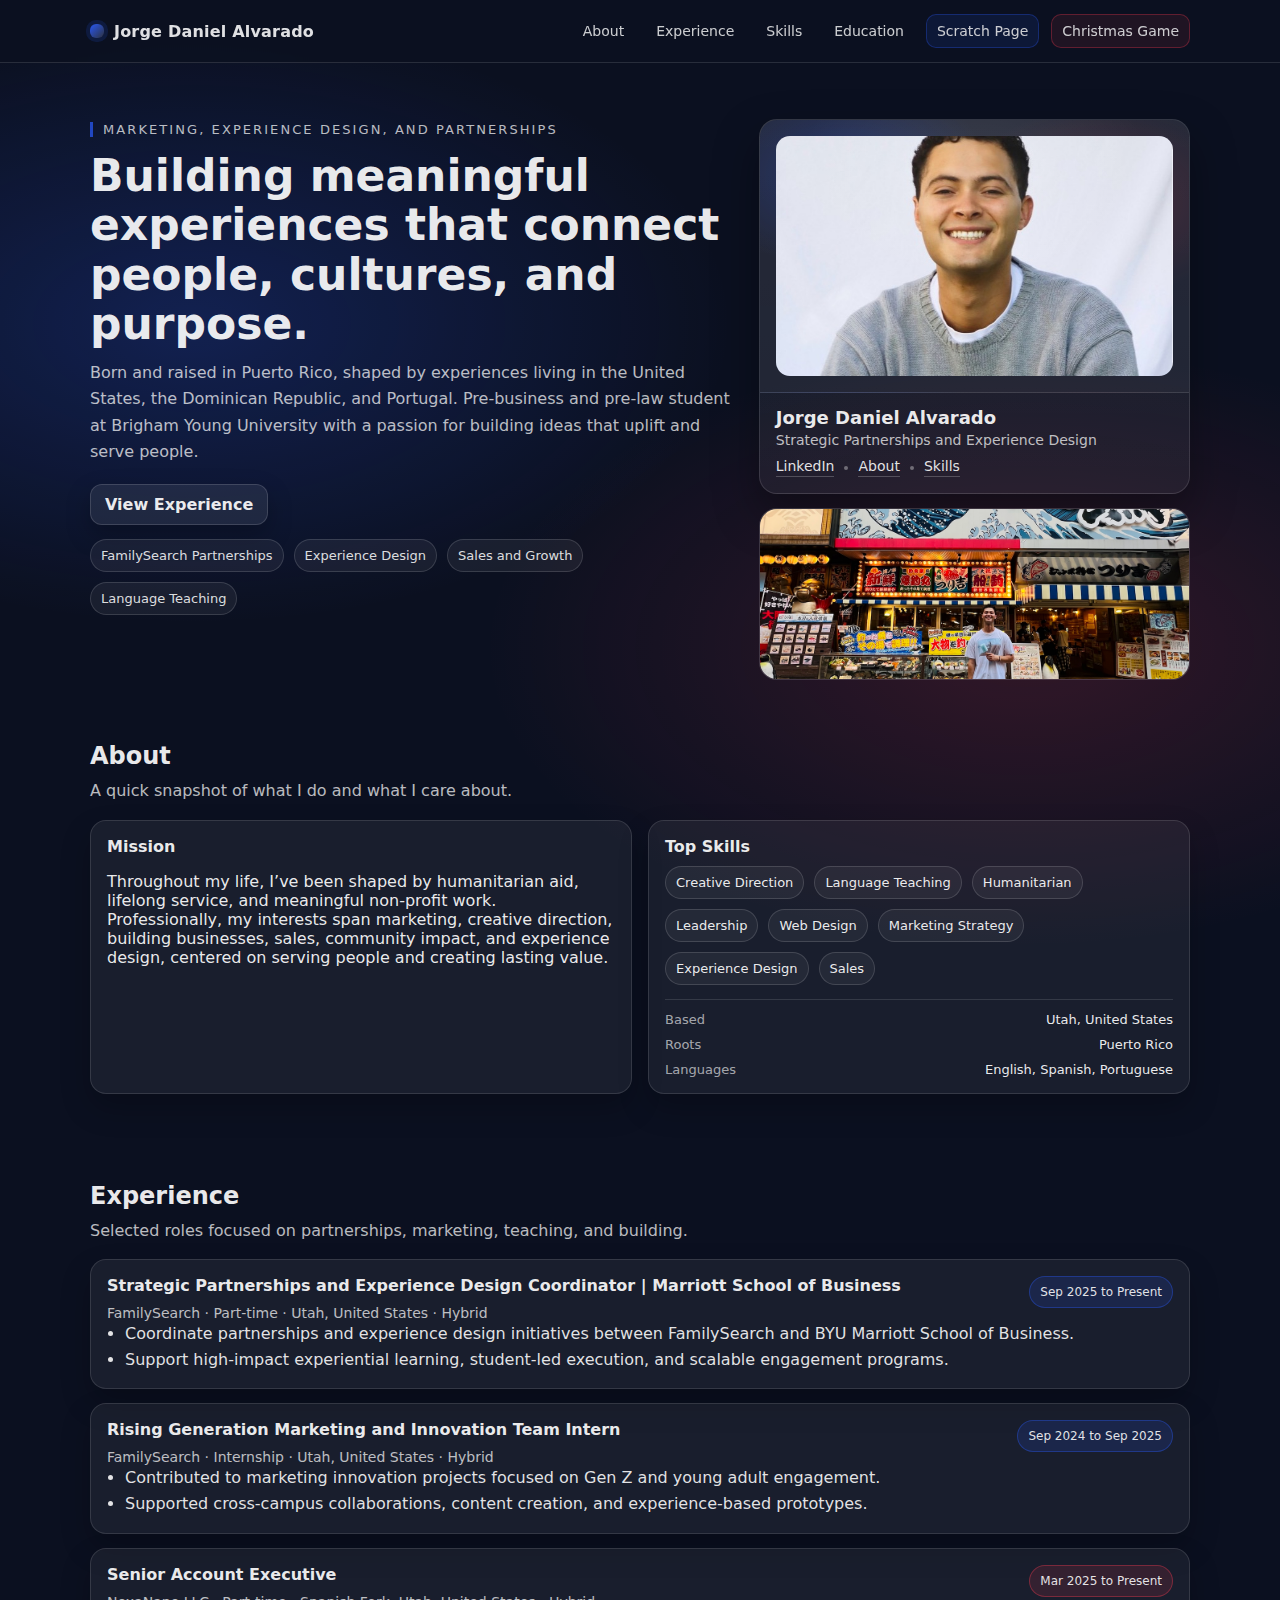
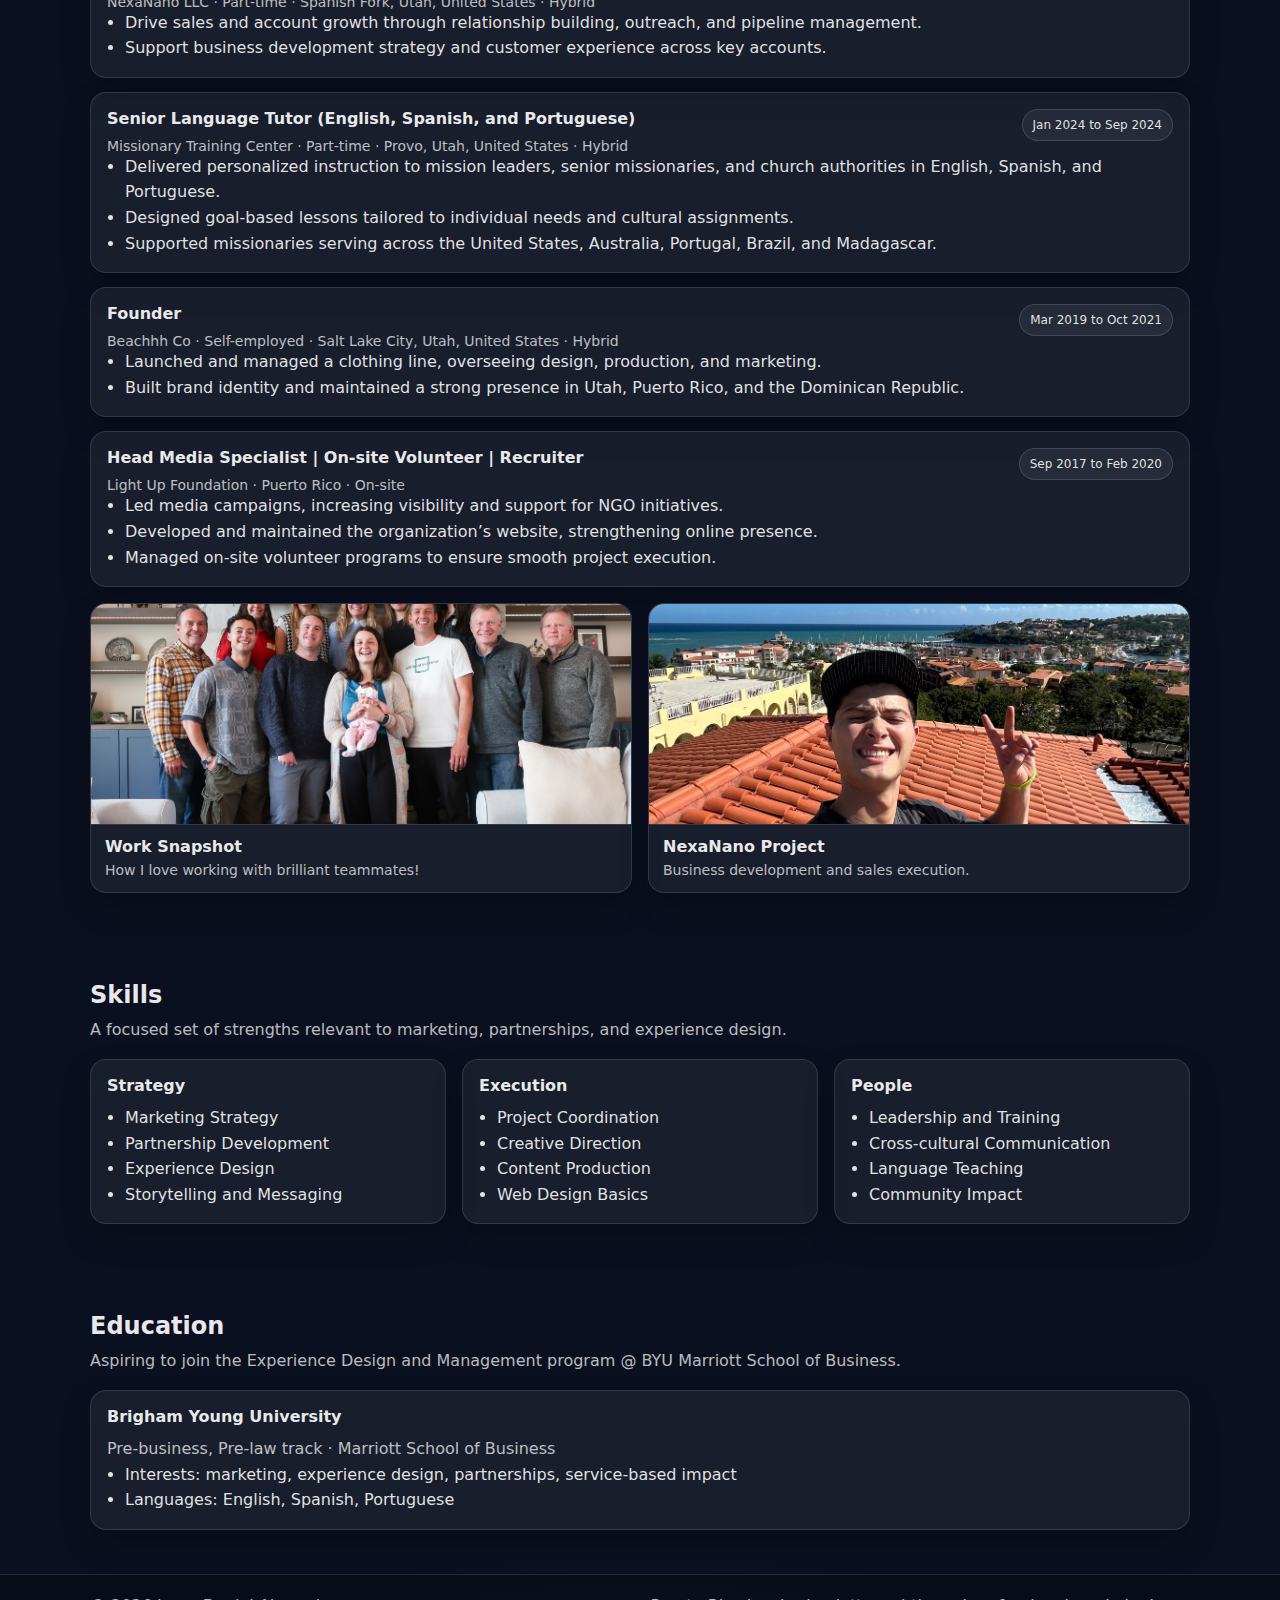
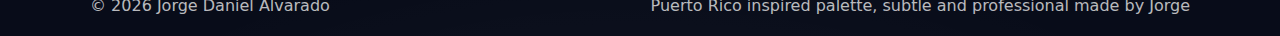
<file: index.html>
<!DOCTYPE html>
<html lang="en">
<head>
  <meta charset="UTF-8" />
  <meta name="viewport" content="width=device-width, initial-scale=1.0"/>
  <title>Jorge Daniel Alvarado | Resume</title>
  <link rel="stylesheet" href="styles/styles.css">

</head>

<body>
  <header class="topbar">
    <div class="container topbar-inner">
      <a class="brand" href="index.html" aria-label="Home">
        <span class="brand-mark" aria-hidden="true"></span>
        <span class="brand-text">Jorge Daniel Alvarado</span>
      </a>

      <nav class="nav">
        <a href="#about">About</a>
        <a href="#experience">Experience</a>
        <a href="#skills">Skills</a>
        <a href="#education">Education</a>
        <a class="nav-pill" href="scratch/scratch.html">Scratch Page</a>
        <a class="nav-pill nav-pill-red" href="scratch/alvachristmas_coqui.html">Christmas Game</a>
      </nav>
    </div>
  </header>

  <main>
    <section class="hero">
      <div class="container hero-grid">
        <div class="hero-left">
          <p class="kicker">Marketing, Experience Design, and Partnerships</p>
          <h1 class="hero-title">Building meaningful experiences that connect people, cultures, and purpose.</h1>

          <p class="hero-sub">
            Born and raised in Puerto Rico, shaped by experiences living in the United States, the Dominican Republic, and Portugal.
            Pre-business and pre-law student at Brigham Young University with a passion for building ideas that uplift and serve people.
          </p>

          <div class="hero-cta">
            <a class="btn" href="#experience">View Experience</a>
          </div>

          <div class="hero-badges" aria-label="Highlights">
            <span class="badge">FamilySearch Partnerships</span>
            <span class="badge">Experience Design</span>
            <span class="badge">Sales and Growth</span>
            <span class="badge">Language Teaching</span>
          </div>
        </div>

        <div class="hero-right">
          <div class="profile-card">
            <div class="profile-media">
              <img class="profile-photo" src="images/portrait.png" alt="Portrait of Jorge Daniel Alvarado" />
              <div class="profile-glow" aria-hidden="true"></div>
            </div>

            <div class="profile-meta">
              <h2 class="profile-name">Jorge Daniel Alvarado</h2>
              <p class="profile-role">Strategic Partnerships and Experience Design</p>

              <div class="profile-links" id="contact">
                <a class="link" href="https://www.linkedin.com/in/jorgedalvarado/" target="_blank" rel="noreferrer">LinkedIn</a>
                <span class="dot" aria-hidden="true"></span>
                <a class="link" href="#about">About</a>
                <span class="dot" aria-hidden="true"></span>
                <a class="link" href="#skills">Skills</a>
              </div>
            </div>
          </div>

          <div class="hero-image">
            <img src="images/japan.png" alt="Jorge-themed background image" />
          </div>
        </div>
      </div>
    </section>

    <section class="section" id="about">
      <div class="container">
        <div class="section-head">
          <h2>About</h2>
          <p class="muted">A quick snapshot of what I do and what I care about.</p>
        </div>

        <div class="grid-2">
          <div class="card">
            <h3>Mission</h3>
            <p>
              Throughout my life, I’ve been shaped by humanitarian aid, lifelong service, and meaningful non-profit work.
              Professionally, my interests span marketing, creative direction, building businesses, sales, community impact, and experience design,
              centered on serving people and creating lasting value.
            </p>
          </div>

          <div class="card">
            <h3>Top Skills</h3>
            <div class="chips">
              <span class="chip">Creative Direction</span>
              <span class="chip">Language Teaching</span>
              <span class="chip">Humanitarian</span>
              <span class="chip">Leadership</span>
              <span class="chip">Web Design</span>
              <span class="chip">Marketing Strategy</span>
              <span class="chip">Experience Design</span>
              <span class="chip">Sales</span>
            </div>

            <div class="mini">
              <div class="mini-row">
                <span class="mini-k">Based</span>
                <span class="mini-v">Utah, United States</span>
              </div>
              <div class="mini-row">
                <span class="mini-k">Roots</span>
                <span class="mini-v">Puerto Rico</span>
              </div>
              <div class="mini-row">
                <span class="mini-k">Languages</span>
                <span class="mini-v">English, Spanish, Portuguese</span>
              </div>
            </div>
          </div>
        </div>

      </div>
    </section>

    <section class="section" id="experience">
      <div class="container">
        <div class="section-head">
          <h2>Experience</h2>
          <p class="muted">Selected roles focused on partnerships, marketing, teaching, and building.</p>
        </div>

        <div class="timeline">

          <article class="role card">
            <div class="role-head">
              <div>
                <h3>Strategic Partnerships and Experience Design Coordinator | Marriott School of Business</h3>
                <p class="role-sub">FamilySearch · Part-time · Utah, United States · Hybrid</p>
              </div>
              <span class="tag tag-blue">Sep 2025 to Present</span>
            </div>
            <ul class="bullets">
              <li>Coordinate partnerships and experience design initiatives between FamilySearch and BYU Marriott School of Business.</li>
              <li>Support high-impact experiential learning, student-led execution, and scalable engagement programs.</li>
            </ul>
          </article>

          <article class="role card">
            <div class="role-head">
              <div>
                <h3>Rising Generation Marketing and Innovation Team Intern</h3>
                <p class="role-sub">FamilySearch · Internship · Utah, United States · Hybrid</p>
              </div>
              <span class="tag tag-blue">Sep 2024 to Sep 2025</span>
            </div>
            <ul class="bullets">
              <li>Contributed to marketing innovation projects focused on Gen Z and young adult engagement.</li>
              <li>Supported cross-campus collaborations, content creation, and experience-based prototypes.</li>
            </ul>
          </article>

          <article class="role card">
            <div class="role-head">
              <div>
                <h3>Senior Account Executive</h3>
                <p class="role-sub">NexaNano LLC · Part-time · Spanish Fork, Utah, United States · Hybrid</p>
              </div>
              <span class="tag tag-red">Mar 2025 to Present</span>
            </div>
            <ul class="bullets">
              <li>Drive sales and account growth through relationship building, outreach, and pipeline management.</li>
              <li>Support business development strategy and customer experience across key accounts.</li>
            </ul>
          </article>

          <article class="role card">
            <div class="role-head">
              <div>
                <h3>Senior Language Tutor (English, Spanish, and Portuguese)</h3>
                <p class="role-sub">Missionary Training Center · Part-time · Provo, Utah, United States · Hybrid</p>
              </div>
              <span class="tag">Jan 2024 to Sep 2024</span>
            </div>
            <ul class="bullets">
              <li>Delivered personalized instruction to mission leaders, senior missionaries, and church authorities in English, Spanish, and Portuguese.</li>
              <li>Designed goal-based lessons tailored to individual needs and cultural assignments.</li>
              <li>Supported missionaries serving across the United States, Australia, Portugal, Brazil, and Madagascar.</li>
            </ul>
          </article>

          <article class="role card">
            <div class="role-head">
              <div>
                <h3>Founder</h3>
                <p class="role-sub">Beachhh Co · Self-employed · Salt Lake City, Utah, United States · Hybrid</p>
              </div>
              <span class="tag">Mar 2019 to Oct 2021</span>
            </div>
            <ul class="bullets">
              <li>Launched and managed a clothing line, overseeing design, production, and marketing.</li>
              <li>Built brand identity and maintained a strong presence in Utah, Puerto Rico, and the Dominican Republic.</li>
            </ul>
          </article>

          <article class="role card">
            <div class="role-head">
              <div>
                <h3>Head Media Specialist | On-site Volunteer | Recruiter</h3>
                <p class="role-sub">Light Up Foundation · Puerto Rico · On-site</p>
              </div>
              <span class="tag">Sep 2017 to Feb 2020</span>
            </div>
            <ul class="bullets">
              <li>Led media campaigns, increasing visibility and support for NGO initiatives.</li>
              <li>Developed and maintained the organization’s website, strengthening online presence.</li>
              <li>Managed on-site volunteer programs to ensure smooth project execution.</li>
            </ul>
          </article>

        </div>

       <div class="gallery">
  <div class="gallery-card">
    <img src="images/teambradandnick.jpg" alt="Work Team" />
    <div class="gallery-cap">
      <span class="cap-title">Work Snapshot</span>
      <span class="cap-sub">How I love working with brilliant teammates!</span>
    </div>
  </div>

  <div class="gallery-card">
    <img src="images/nexananobazinetroof.jpeg" alt="NexaNano product project visual" />
    <div class="gallery-cap">
      <span class="cap-title">NexaNano Project</span>
      <span class="cap-sub">Business development and sales execution.</span>
    </div>
  </div>
</div>

    </section>

    <section class="section" id="skills">
      <div class="container">
        <div class="section-head">
          <h2>Skills</h2>
          <p class="muted">A focused set of strengths relevant to marketing, partnerships, and experience design.</p>
        </div>

        <div class="grid-3">
          <div class="card">
            <h3>Strategy</h3>
            <ul class="bullets">
              <li>Marketing Strategy</li>
              <li>Partnership Development</li>
              <li>Experience Design</li>
              <li>Storytelling and Messaging</li>
            </ul>
          </div>

          <div class="card">
            <h3>Execution</h3>
            <ul class="bullets">
              <li>Project Coordination</li>
              <li>Creative Direction</li>
              <li>Content Production</li>
              <li>Web Design Basics</li>
            </ul>
          </div>

          <div class="card">
            <h3>People</h3>
            <ul class="bullets">
              <li>Leadership and Training</li>
              <li>Cross-cultural Communication</li>
              <li>Language Teaching</li>
              <li>Community Impact</li>
            </ul>
          </div>
        </div>
      </div>
    </section>

    <section class="section" id="education">
      <div class="container">
        <div class="section-head">
          <h2>Education</h2>
          <p class="muted">Aspiring to join the Experience Design and Management program @ BYU Marriott School of Business.</p>
        </div>

        <div class="card">
          <h3>Brigham Young University</h3>
          <p class="muted">Pre-business, Pre-law track · Marriott School of Business</p>
          <ul class="bullets">
            <li>Interests: marketing, experience design, partnerships, service-based impact</li>
            <li>Languages: English, Spanish, Portuguese</li>
          </ul>
        </div>
      </div>
    </section>

    <footer class="footer">
      <div class="container footer-inner">
        <p class="muted">© <span id="year"></span> Jorge Daniel Alvarado</p>
        <p class="muted">Puerto Rico inspired palette, subtle and professional made by Jorge</p>
      </div>
    </footer>
  </main>

  <script>
    document.getElementById("year").textContent = new Date().getFullYear();
  </script>
</body>
</html>
</file>
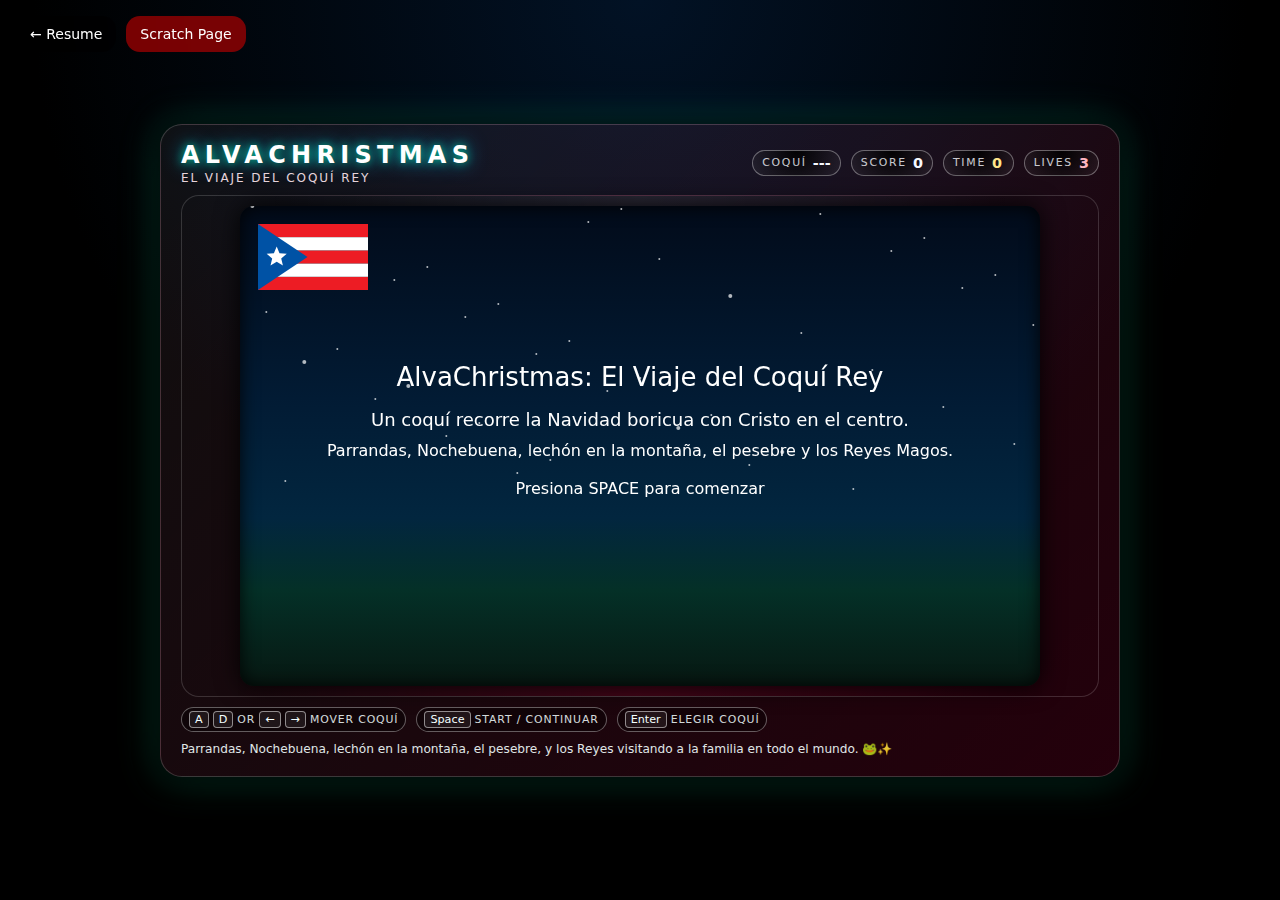
<file: scratch/alvachristmas_coqui.html>
<!DOCTYPE html>
<html lang="en">
<head>
  <meta charset="UTF-8" />
  <title>AlvaChristmas · El Viaje del Coquí Rey</title>
  <meta name="viewport" content="width=device-width, initial-scale=1.0" />
  <style>
    * {
      box-sizing: border-box;
      margin: 0;
      padding: 0;
    }

    body {
      font-family: system-ui, -apple-system, BlinkMacSystemFont, "Segoe UI", sans-serif;
      background: radial-gradient(circle at top, #021225 0, #000 55%, #000 100%);
      color: #f7f9ff;
      min-height: 100vh;
      display: flex;
      align-items: center;
      justify-content: center;
      padding: 12px;
    }

    .shell {
      width: min(960px, 100%);
      border-radius: 22px;
      padding: 16px 20px 20px;
      background: linear-gradient(135deg, rgba(255,255,255,0.06), rgba(255,0,80,0.14));
      border: 1px solid rgba(255,255,255,0.18);
      box-shadow:
        0 0 24px rgba(0,0,0,0.9),
        0 0 40px rgba(0,255,180,0.25);
    }

    header {
      display: flex;
      justify-content: space-between;
      align-items: center;
      gap: 12px;
      margin-bottom: 10px;
    }

    .title-block {
      display: flex;
      flex-direction: column;
      gap: 2px;
    }

    h1 {
      font-size: 1.5rem;
      letter-spacing: 0.22em;
      text-transform: uppercase;
      color: #ffffff;
      text-shadow:
        0 0 10px rgba(0,255,180,0.7),
        0 0 20px rgba(0,180,255,0.8);
    }

    .subtitle {
      font-size: 0.75rem;
      letter-spacing: 0.16em;
      text-transform: uppercase;
      color: #ffe9f0;
      opacity: 0.9;
    }

    .hud {
      display: flex;
      align-items: center;
      gap: 10px;
      font-size: 0.8rem;
      flex-wrap: wrap;
      justify-content: flex-end;
    }

    .badge {
      display: flex;
      align-items: center;
      gap: 6px;
      padding: 4px 9px;
      border-radius: 999px;
      border: 1px solid rgba(255,255,255,0.35);
      background: radial-gradient(circle at top, rgba(0,0,0,0.9), rgba(255,255,255,0.06));
    }

    .label {
      text-transform: uppercase;
      letter-spacing: 0.16em;
      font-size: 0.68rem;
      opacity: 0.8;
    }

    .value {
      font-weight: 700;
      font-size: 0.9rem;
    }

    .timer {
      font-size: 0.9rem;
      font-weight: 600;
      letter-spacing: 0.12em;
      text-transform: uppercase;
      color: #ffe48a;
    }

    .lives {
      color: #ffb6c1;
    }

    .game-wrap {
      margin-top: 10px;
      border-radius: 18px;
      padding: 10px;
      background:
        radial-gradient(circle at top, rgba(255,255,255,0.09), transparent 55%),
        radial-gradient(circle at bottom, rgba(255,0,80,0.18), transparent 60%);
      border: 1px solid rgba(255,255,255,0.16);
    }

    canvas {
      display: block;
      margin: auto;
      border-radius: 14px;
      background: linear-gradient(
        to bottom,
        #020b1a 0,
        #021b34 40%,
        #02263f 65%,
        #043027 80%,
        #071812 100%
      );
      box-shadow:
        inset 0 0 18px rgba(0,0,0,0.9),
        0 0 24px rgba(0,0,0,0.9);
    }

    .footer {
      margin-top: 10px;
      display: flex;
      justify-content: space-between;
      gap: 10px;
      font-size: 0.78rem;
      color: #f4ffff;
      flex-wrap: wrap;
    }

    .controls {
      display: flex;
      flex-wrap: wrap;
      gap: 4px 10px;
    }

    .key-hint {
      display: inline-flex;
      align-items: center;
      gap: 4px;
      padding: 3px 7px;
      border-radius: 999px;
      border: 1px solid rgba(255,255,255,0.35);
      background: rgba(0,0,0,0.35);
    }

    .key {
      border-radius: 4px;
      padding: 1px 5px;
      border: 1px solid rgba(255,255,255,0.5);
      font-size: 0.7rem;
      background: rgba(255,255,255,0.07);
    }

    .hint-label {
      text-transform: uppercase;
      letter-spacing: 0.08em;
      font-size: 0.68rem;
      opacity: 0.85;
    }

    .tip {
      opacity: 0.9;
      font-size: 0.76rem;
    }

    @media (max-width: 720px) {
      header {
        flex-direction: column;
        align-items: flex-start;
      }
      .footer {
        flex-direction: column;
      }
    }
  </style>
</head>
<body>
  <div style="
  position: fixed;
  top: 16px;
  left: 16px;
  z-index: 9999;
  display: flex;
  gap: 10px;
">

  <a href="../index.html"
     style="
       padding: 10px 14px;
       border-radius: 14px;
       background: rgba(0,0,0,0.6);
       color: white;
       text-decoration: none;
       font-family: system-ui, -apple-system, BlinkMacSystemFont, sans-serif;
       font-size: 14px;
       backdrop-filter: blur(6px);
     ">
    ← Resume
  </a>

  <a href="scratch/scratch.html"
     style="
       padding: 10px 14px;
       border-radius: 14px;
       background: rgba(200,0,0,0.6);
       color: white;
       text-decoration: none;
       font-family: system-ui, -apple-system, BlinkMacSystemFont, sans-serif;
       font-size: 14px;
       backdrop-filter: blur(6px);
     ">
    Scratch Page
  </a>

</div>

  <div class="shell">
    <header>
      <div class="title-block">
        <h1>ALVACHRISTMAS</h1>
        <div class="subtitle">El Viaje del Coquí Rey</div>
      </div>
      <div class="hud">
        <div class="badge">
          <span class="label">Coquí</span>
          <span class="value" id="coquiNameDisplay">---</span>
        </div>
        <div class="badge">
          <span class="label">Score</span>
          <span class="value" id="scoreDisplay">0</span>
        </div>
        <div class="badge">
          <span class="label">Time</span>
          <span class="timer" id="timeDisplay">0</span>
        </div>
        <div class="badge">
          <span class="label">Lives</span>
          <span class="value lives" id="livesDisplay">3</span>
        </div>
      </div>
    </header>

    <div class="game-wrap">
      <canvas id="game" width="800" height="480"></canvas>
    </div>

    <div class="footer">
      <div class="controls">
        <div class="key-hint">
          <span class="key">A</span><span class="key">D</span>
          <span class="hint-label"> or </span>
          <span class="key">←</span><span class="key">→</span>
          <span class="hint-label">Mover coquí</span>
        </div>
        <div class="key-hint">
          <span class="key">Space</span>
          <span class="hint-label">Start / Continuar</span>
        </div>
        <div class="key-hint">
          <span class="key">Enter</span>
          <span class="hint-label">Elegir coquí</span>
        </div>
      </div>
      <div class="tip">
        Parrandas, Nochebuena, lechón en la montaña, el pesebre, y los Reyes visitando a la familia en todo el mundo. 🐸✨
      </div>
    </div>
  </div>

  <script>
    // =========== BASIC CANVAS SETUP ===========
    var canvas = document.getElementById("game");
    var ctx = canvas.getContext("2d");
    var WIDTH = canvas.width;
    var HEIGHT = canvas.height;
    var GROUND_Y = HEIGHT - 70;

    // HUD elements
    var coquiNameDisplay = document.getElementById("coquiNameDisplay");
    var scoreDisplay = document.getElementById("scoreDisplay");
    var timeDisplay = document.getElementById("timeDisplay");
    var livesDisplay = document.getElementById("livesDisplay");

    // =========== INPUT ===========
    var keys = {};
    document.addEventListener("keydown", function (e) {
      var code = e.keyCode || e.which;
      // Prevent browser scroll
      if (code === 32 || (code >= 37 && code <= 40)) {
        e.preventDefault();
      }
      keys[code] = true;

      // Global scene-level shortcuts
      if (code === 32) { // Space
        handleSpacePress();
      }
      if (code === 13) { // Enter
        handleEnterPress();
      }
    });

    document.addEventListener("keyup", function (e) {
      var code = e.keyCode || e.which;
      keys[code] = false;
    });

    // =========== GAME STATE ===========
    var coquiNames = [
      "Miguelito","Natalie","Myah","Liam","Luca",
      "Nastacha","Heròn","Cari Lu","Georgie","Cari Anne",
      "Trennon","Nixon","Lana","Kelli","Connor",
      "Chucho","Vidmari","Coki","Adrian","Eva",
      "Marivid","Jova","Jovi","Jaden","Jacob","Kailani"
    ];

    var state = {
      scene: "menu", // menu, characterSelect, level, nativity, reyes, ending
      selectedCoquiIndex: 0,
      coquiName: "",
      score: 0,
      lives: 3,
      levelIndex: 0,
      timeLeft: 0,
      runningLevel: false
    };

    // Levels configuration: each is a "catch the items" level
    var levels = [
      {
        id: "parranda",
        title: "La Parranda",
        description: "Música, panderos y coquito. Atrapa cosas buenas, esquiva las malas.",
        duration: 35,
        goodTypes: ["coquito","maraca","plato"],
        badTypes: ["coco"],
        bgTone: "parranda"
      },
      {
        id: "nochebuena",
        title: "La Cocina de Nochebuena",
        description: "Pasteles, arroz con gandules, arroz con dulce de Abuela Iris.",
        duration: 35,
        goodTypes: ["pastel","arroz","dulce"],
        badTypes: ["aceite"],
        bgTone: "kitchen"
      },
      {
        id: "lechon",
        title: "Lechón en la Montaña",
        description: "Sube la montaña, recoge lechón y evita obstáculos.",
        duration: 35,
        goodTypes: ["lechon","estrella"],
        badTypes: ["piedra"],
        bgTone: "montana"
      }
    ];

    // Reyes level is similar mechanics with different items
    var reyesLevel = {
      id: "reyes",
      title: "Con los Reyes al Mundo",
      description: "Los 3 Reyes Magos llevan regalos a la familia en Puerto Rico, Utah, Idaho, Arizona, Vegas y España.",
      duration: 40,
      goodTypes: ["regalo","zapato","pasto"],
      badTypes: ["distraccion"],
      bgTone: "reyes"
    };

    // =========== LEVEL RUNTIME STATE ===========
    var player = {
      x: WIDTH / 2 - 50,
      y: GROUND_Y,
      w: 100,
      h: 20,
      speed: 350
    };

    var items = [];
    var spawnTimer = 0;
    var spawnInterval = 0.7; // seconds
    var frameCount = 0;

    var lastTime = 0;

    // =========== SCENE HELPERS ===========
    function setScene(newScene) {
      state.scene = newScene;
      if (newScene === "menu") {
        state.levelIndex = 0;
        state.score = 0;
        state.lives = 3;
        state.coquiName = "";
        state.selectedCoquiIndex = 0;
        state.runningLevel = false;
      } else if (newScene === "characterSelect") {
        state.selectedCoquiIndex = 0;
      } else if (newScene === "level") {
        startCurrentLevel();
      } else if (newScene === "nativity") {
        state.timeLeft = 16; // seconds of quiet / text
      } else if (newScene === "reyes") {
        startReyesLevel();
      } else if (newScene === "ending") {
        state.timeLeft = 999; // static end
      }
    }

    function startCurrentLevel() {
      var def = levels[state.levelIndex];
      state.timeLeft = def.duration;
      state.runningLevel = true;
      items = [];
      spawnTimer = 0;
      player.x = WIDTH / 2 - player.w / 2;
      updateHUD();
    }

    function startReyesLevel() {
      state.timeLeft = reyesLevel.duration;
      state.runningLevel = true;
      items = [];
      spawnTimer = 0;
      player.x = WIDTH / 2 - player.w / 2;
      updateHUD();
    }

    function updateHUD() {
      coquiNameDisplay.textContent = state.coquiName || "---";
      scoreDisplay.textContent = state.score;
      livesDisplay.textContent = state.lives;
      timeDisplay.textContent = Math.max(0, Math.ceil(state.timeLeft));
    }

    // =========== INPUT HANDLERS FOR SCENES ===========
    function handleSpacePress() {
      if (state.scene === "menu") {
        setScene("characterSelect");
      } else if (state.scene === "characterSelect") {
        confirmCoquiSelection();
      } else if (state.scene === "level") {
        // toggle pause? For now, ignore
      } else if (state.scene === "nativity") {
        // allow skipping
        state.timeLeft = 0.1;
      } else if (state.scene === "reyes") {
        // nothing special
      } else if (state.scene === "ending") {
        // restart to menu
        setScene("menu");
      }
    }

    function handleEnterPress() {
      if (state.scene === "characterSelect") {
        confirmCoquiSelection();
      }
    }

    function confirmCoquiSelection() {
      state.coquiName = coquiNames[state.selectedCoquiIndex];
      coquiNameDisplay.textContent = state.coquiName;
      state.score = 0;
      state.lives = 3;
      state.levelIndex = 0;
      setScene("level");
    }

    // =========== UPDATE FUNCTIONS ===========
    function update(delta) {
      if (state.scene === "menu") {
        // nothing dynamic
        return;
      } else if (state.scene === "characterSelect") {
        updateCharacterSelect(delta);
      } else if (state.scene === "level") {
        updateLevel(delta);
      } else if (state.scene === "nativity") {
        updateNativity(delta);
      } else if (state.scene === "reyes") {
        updateReyes(delta);
      } else if (state.scene === "ending") {
        // nothing
      }
    }

    function updateCharacterSelect(delta) {
      // change selection with up/down or left/right
      if (keys[38] || keys[87]) { // up/W
        moveSelection(-1);
        keys[38] = false;
        keys[87] = false;
      } else if (keys[40] || keys[83]) { // down/S
        moveSelection(1);
        keys[40] = false;
        keys[83] = false;
      } else if (keys[37] || keys[65]) { // left/A
        moveSelection(-1);
        keys[37] = false;
        keys[65] = false;
      } else if (keys[39] || keys[68]) { // right/D
        moveSelection(1);
        keys[39] = false;
        keys[68] = false;
      }
    }

    function moveSelection(offset) {
      state.selectedCoquiIndex += offset;
      if (state.selectedCoquiIndex < 0) state.selectedCoquiIndex = coquiNames.length - 1;
      if (state.selectedCoquiIndex >= coquiNames.length) state.selectedCoquiIndex = 0;
    }

    function updateLevel(delta) {
      if (!state.runningLevel) return;

      var def = levels[state.levelIndex];

      state.timeLeft -= delta;
      if (state.timeLeft <= 0) {
        state.timeLeft = 0;
        updateHUD();
        // proceed to next level or nativity
        state.levelIndex++;
        if (state.levelIndex >= levels.length) {
          setScene("nativity");
        } else {
          setScene("level");
        }
        return;
      }
      updateHUD();

      // Player movement
      var move = 0;
      if (keys[65] || keys[37]) move -= 1; // A or Left
      if (keys[68] || keys[39]) move += 1; // D or Right
      player.x += move * player.speed * delta;
      if (player.x < 0) player.x = 0;
      if (player.x + player.w > WIDTH) player.x = WIDTH - player.w;

      // spawn items
      spawnTimer += delta;
      var currentInterval = spawnInterval;
      if (def.id === "lechon") currentInterval = 0.5;
      if (spawnTimer >= currentInterval) {
        spawnLevelItem(def);
        spawnTimer = 0;
      }

      // update items
      for (var i = items.length - 1; i >= 0; i--) {
        var it = items[i];
        it.y += it.vy * delta;

        // collision
        if (rectOverlap(player.x, player.y, player.w, player.h, it.x, it.y, it.size, it.size)) {
          handleItemCollision(def, it);
          items.splice(i, 1);
          continue;
        }

        // off-screen
        if (it.y > HEIGHT + 40) {
          items.splice(i, 1);
        }
      }
    }

    function updateNativity(delta) {
      state.timeLeft -= delta;
      if (state.timeLeft <= 0) {
        // after nativity, go to Reyes
        setScene("reyes");
      }
    }

    function updateReyes(delta) {
      if (!state.runningLevel) return;

      state.timeLeft -= delta;
      if (state.timeLeft <= 0) {
        state.timeLeft = 0;
        updateHUD();
        setScene("ending");
        return;
      }
      updateHUD();

      // player movement
      var move = 0;
      if (keys[65] || keys[37]) move -= 1;
      if (keys[68] || keys[39]) move += 1;
      player.x += move * player.speed * delta;
      if (player.x < 0) player.x = 0;
      if (player.x + player.w > WIDTH) player.x = WIDTH - player.w;

      spawnTimer += delta;
      var currentInterval = 0.65;
      if (spawnTimer >= currentInterval) {
        spawnReyesItem();
        spawnTimer = 0;
      }

      for (var i = items.length - 1; i >= 0; i--) {
        var it = items[i];
        it.y += it.vy * delta;

        if (rectOverlap(player.x, player.y, player.w, player.h, it.x, it.y, it.size, it.size)) {
          handleReyesCollision(it);
          items.splice(i, 1);
          continue;
        }

        if (it.y > HEIGHT + 40) {
          items.splice(i, 1);
        }
      }
    }

    // =========== ITEM SPAWN / COLLISION ===========
    function spawnLevelItem(def) {
      var size = 22 + Math.random() * 12;
      var x = Math.random() * (WIDTH - size);
      var speed = 110 + Math.random() * 170;
      var good = Math.random() < 0.7;
      var type;
      if (good) {
        type = def.goodTypes[Math.floor(Math.random() * def.goodTypes.length)];
      } else {
        type = def.badTypes[Math.floor(Math.random() * def.badTypes.length)];
      }
      items.push({
        x: x,
        y: -size,
        size: size,
        vy: speed,
        type: type
      });
    }

    function handleItemCollision(def, item) {
      var t = item.type;
      var badList = def.badTypes;
      var isBad = false;
      for (var i = 0; i < badList.length; i++) {
        if (badList[i] === t) {
          isBad = true;
          break;
        }
      }

      if (isBad) {
        state.lives -= 1;
        if (state.lives <= 0) {
          state.lives = 0;
          updateHUD();
          // game over? go ending
          setScene("ending");
          return;
        }
      } else {
        // scoring by type
        if (t === "coquito" || t === "maraca" || t === "pastel" || t === "lechon" || t === "arroz") {
          state.score += 2;
        } else if (t === "dulce" || t === "estrella") {
          state.score += 3;
        } else if (t === "plato") {
          state.score += 1;
        }
      }
      updateHUD();
    }

    function spawnReyesItem() {
      var size = 22 + Math.random() * 12;
      var x = Math.random() * (WIDTH - size);
      var speed = 110 + Math.random() * 160;
      var good = Math.random() < 0.75;
      var type;
      if (good) {
        var arr = reyesLevel.goodTypes;
        type = arr[Math.floor(Math.random() * arr.length)];
      } else {
        var arrb = reyesLevel.badTypes;
        type = arrb[Math.floor(Math.random() * arrb.length)];
      }
      items.push({
        x: x,
        y: -size,
        size: size,
        vy: speed,
        type: type
      });
    }

    function handleReyesCollision(item) {
      var t = item.type;
      if (t === "regalo") {
        state.score += 3;
      } else if (t === "zapato" || t === "pasto") {
        state.score += 2;
      } else if (t === "distraccion") {
        state.lives -= 1;
        if (state.lives <= 0) {
          state.lives = 0;
          updateHUD();
          setScene("ending");
          return;
        }
      }
      updateHUD();
    }

    function rectOverlap(ax, ay, aw, ah, bx, by, bw, bh) {
      return ax < bx + bw &&
             ax + aw > bx &&
             ay < by + bh &&
             ay + ah > by;
    }

    // =========== DRAW FUNCTIONS ===========
    function draw() {
      ctx.clearRect(0, 0, WIDTH, HEIGHT);

      if (state.scene === "menu") {
        drawBackgroundGeneric();
        drawMenu();
      } else if (state.scene === "characterSelect") {
        drawBackgroundGeneric();
        drawCharacterSelect();
      } else if (state.scene === "level") {
        drawLevelScene();
      } else if (state.scene === "nativity") {
        drawNativityScene();
      } else if (state.scene === "reyes") {
        drawReyesScene();
      } else if (state.scene === "ending") {
        drawBackgroundGeneric();
        drawEndingScene();
      }
    }

    function drawBackgroundGeneric() {
      // simple stars over gradient
      ctx.save();
      ctx.fillStyle = "rgba(255,255,255,0.7)";
      for (var i = 0; i < 40; i++) {
        var x = (i * 71 + frameCount * 0.3) % WIDTH;
        var y = (i * 37) % (HEIGHT * 0.6);
        var r = (i % 6 === 0) ? 2 : 1;
        ctx.beginPath();
        ctx.arc(x, y, r, 0, Math.PI * 2);
        ctx.fill();
      }
      ctx.restore();
    }

    function drawPuertoRicoFlag(x, y, w, h) {
      var stripeH = h / 5;
      ctx.fillStyle = "#ed1c24";
      ctx.fillRect(x, y, w, stripeH);
      ctx.fillRect(x, y + 2 * stripeH, w, stripeH);
      ctx.fillRect(x, y + 4 * stripeH, w, stripeH);

      ctx.fillStyle = "#ffffff";
      ctx.fillRect(x, y + stripeH, w, stripeH);
      ctx.fillRect(x, y + 3 * stripeH, w, stripeH);

      ctx.fillStyle = "#0052a5";
      ctx.beginPath();
      ctx.moveTo(x, y);
      ctx.lineTo(x + w * 0.45, y + h / 2);
      ctx.lineTo(x, y + h);
      ctx.closePath();
      ctx.fill();

      ctx.fillStyle = "#ffffff";
      ctx.beginPath();
      var cx = x + w * 0.17;
      var cy = y + h / 2;
      var outerR = h * 0.16;
      var innerR = outerR * 0.45;
      var rot = -Math.PI / 2;
      var spikes = 5;
      var step = Math.PI / spikes;
      ctx.moveTo(cx, cy - outerR);
      for (var i = 0; i < spikes; i++) {
        var px = cx + Math.cos(rot) * outerR;
        var py = cy + Math.sin(rot) * outerR;
        ctx.lineTo(px, py);
        rot += step;
        px = cx + Math.cos(rot) * innerR;
        py = cy + Math.sin(rot) * innerR;
        ctx.lineTo(px, py);
        rot += step;
      }
      ctx.closePath();
      ctx.fill();
    }

    function drawCoqui(x, y, s) {
      ctx.save();
      ctx.shadowBlur = 10;
      ctx.shadowColor = "#7CFC00";
      ctx.fillStyle = "#7CFC00";
      ctx.beginPath();
      ctx.arc(x + s / 2, y + s / 2, s / 2.2, 0, Math.PI * 2);
      ctx.fill();

      ctx.shadowBlur = 0;
      ctx.fillStyle = "#000";
      var ex = x + s * 0.3;
      var ey = y + s * 0.35;
      ctx.beginPath();
      ctx.arc(ex, ey, s * 0.08, 0, Math.PI * 2);
      ctx.arc(x + s * 0.7, ey, s * 0.08, 0, Math.PI * 2);
      ctx.fill();
      ctx.restore();
    }

    function drawPlayer() {
      // Use coquí sprite on top of little platform
      var s = 36;
      drawCoqui(player.x + player.w / 2 - s / 2, player.y - s + 4, s);

      // little glowing platform
      ctx.save();
      ctx.shadowBlur = 14;
      ctx.shadowColor = "#19ff78";
      ctx.fillStyle = "rgba(25,255,120,0.6)";
      ctx.fillRect(player.x, player.y, player.w, player.h);
      ctx.restore();
    }

    function drawMenu() {
      drawPuertoRicoFlag(18, 18, 110, 66);
      ctx.save();
      ctx.textAlign = "center";
      ctx.fillStyle = "#ffffff";
      ctx.font = "26px system-ui";
      ctx.fillText("AlvaChristmas: El Viaje del Coquí Rey", WIDTH / 2, HEIGHT / 2 - 60);
      ctx.font = "18px system-ui";
      ctx.fillText("Un coquí recorre la Navidad boricua con Cristo en el centro.", WIDTH / 2, HEIGHT / 2 - 20);
      ctx.font = "16px system-ui";
      ctx.fillText("Parrandas, Nochebuena, lechón en la montaña, el pesebre y los Reyes Magos.", WIDTH / 2, HEIGHT / 2 + 10);
      ctx.fillText("Presiona SPACE para comenzar", WIDTH / 2, HEIGHT / 2 + 48);
      ctx.restore();
    }

    function drawCharacterSelect() {
      drawPuertoRicoFlag(18, 18, 110, 66);
      ctx.save();
      ctx.textAlign = "left";
      ctx.fillStyle = "#ffffff";
      ctx.font = "24px system-ui";
      ctx.fillText("Elige tu coquí", 40, 120);

      ctx.font = "15px system-ui";
      ctx.fillText("Usa ↑/↓/←/→ o A/S/D/W para mover, ENTER o SPACE para seleccionar.", 40, 150);

      ctx.font = "18px system-ui";
      var colWidth = 220;
      var startX = 60;
      var startY = 190;
      for (var i = 0; i < coquiNames.length; i++) {
        var col = i % 3;
        var row = Math.floor(i / 3);
        var x = startX + col * colWidth;
        var y = startY + row * 26;

        if (i === state.selectedCoquiIndex) {
          ctx.fillStyle = "#ffe48a";
          ctx.fillText("> " + coquiNames[i], x, y);
        } else {
          ctx.fillStyle = "#f7f9ff";
          ctx.fillText(coquiNames[i], x + 16, y);
        }
      }

      ctx.restore();
    }

    function drawLevelBackground(def) {
      ctx.save();
      // base stars
      ctx.fillStyle = "rgba(255,255,255,0.6)";
      for (var i = 0; i < 35; i++) {
        var x = (i * 57 + frameCount * 0.25) % WIDTH;
        var y = (i * 31) % (HEIGHT * 0.5);
        var r = (i % 5 === 0) ? 2 : 1;
        ctx.beginPath();
        ctx.arc(x, y, r, 0, Math.PI * 2);
        ctx.fill();
      }

      if (def.bgTone === "parranda") {
        // houses and music vibe
        ctx.fillStyle = "#03101b";
        ctx.fillRect(0, HEIGHT * 0.6, WIDTH, HEIGHT * 0.4);

        ctx.fillStyle = "#04263b";
        for (var h = 0; h < 8; h++) {
          var hx = h * 110;
          ctx.fillRect(hx + 10, HEIGHT * 0.6 - 40, 80, 40);
        }

        ctx.fillStyle = "#ffd966";
        for (var l = 0; l < 50; l++) {
          var lx = (l * 50 + frameCount * 0.7) % WIDTH;
          var ly = HEIGHT * 0.6 - 18 + Math.sin((lx + frameCount) * 0.02) * 6;
          ctx.beginPath();
          ctx.arc(lx, ly, 3, 0, Math.PI * 2);
          ctx.fill();
        }

      } else if (def.bgTone === "kitchen") {
        ctx.fillStyle = "#1f1510";
        ctx.fillRect(0, HEIGHT * 0.5, WIDTH, HEIGHT * 0.5);
        ctx.fillStyle = "#4a2b18";
        ctx.fillRect(40, HEIGHT * 0.5 - 30, WIDTH - 80, 30);
      } else if (def.bgTone === "montana") {
        ctx.fillStyle = "#021a19";
        ctx.beginPath();
        ctx.moveTo(0, HEIGHT * 0.65);
        ctx.lineTo(WIDTH * 0.18, HEIGHT * 0.52);
        ctx.lineTo(WIDTH * 0.35, HEIGHT * 0.6);
        ctx.lineTo(WIDTH * 0.5, HEIGHT * 0.5);
        ctx.lineTo(WIDTH * 0.7, HEIGHT * 0.62);
        ctx.lineTo(WIDTH * 0.9, HEIGHT * 0.54);
        ctx.lineTo(WIDTH, HEIGHT * 0.6);
        ctx.lineTo(WIDTH, HEIGHT);
        ctx.lineTo(0, HEIGHT);
        ctx.closePath();
        ctx.fill();
      }

      // ground strip
      ctx.fillStyle = "#013b32";
      ctx.fillRect(0, GROUND_Y + 10, WIDTH, HEIGHT - (GROUND_Y + 10));

      ctx.restore();
    }

    function drawLevelScene() {
      var def = levels[state.levelIndex];
      drawLevelBackground(def);
      drawItems(def);
      drawPlayer();

      // Title overlay small
      ctx.save();
      ctx.fillStyle = "rgba(0,0,0,0.4)";
      ctx.fillRect(0, 0, WIDTH, 40);
      ctx.textAlign = "center";
      ctx.fillStyle = "#ffffff";
      ctx.font = "18px system-ui";
      ctx.fillText(def.title, WIDTH / 2, 26);
      ctx.restore();
    }

    function drawItems(def) {
      for (var i = 0; i < items.length; i++) {
        var it = items[i];
        var t = it.type;

        if (t === "coquito") drawCoquito(it.x, it.y, it.size);
        else if (t === "maraca") drawMaraca(it.x, it.y, it.size);
        else if (t === "plato") drawPlato(it.x, it.y, it.size);
        else if (t === "coco") drawCoco(it.x, it.y, it.size);
        else if (t === "pastel") drawPastel(it.x, it.y, it.size);
        else if (t === "arroz") drawArroz(it.x, it.y, it.size);
        else if (t === "dulce") drawDulce(it.x, it.y, it.size);
        else if (t === "aceite") drawAceite(it.x, it.y, it.size);
        else if (t === "lechon") drawLechon(it.x, it.y, it.size);
        else if (t === "estrella") drawEstrella(it.x, it.y, it.size);
        else if (t === "piedra") drawPiedra(it.x, it.y, it.size);
      }
    }

    // Item drawings
    function drawCoquito(x, y, s) {
      ctx.save();
      ctx.fillStyle = "#f5e6c4";
      ctx.fillRect(x + s * 0.3, y, s * 0.4, s);
      ctx.fillStyle = "#8b5a2b";
      ctx.fillRect(x + s * 0.3, y - s * 0.15, s * 0.4, s * 0.2);
      ctx.restore();
    }

    function drawMaraca(x, y, s) {
      ctx.save();
      ctx.fillStyle = "#ffcc00";
      ctx.beginPath();
      ctx.arc(x + s / 2, y + s / 2.4, s / 2.5, 0, Math.PI * 2);
      ctx.fill();
      ctx.strokeStyle = "#ff4b5a";
      ctx.lineWidth = 2;
      ctx.beginPath();
      ctx.moveTo(x + s / 2, y + s / 2);
      ctx.lineTo(x + s / 2, y + s);
      ctx.stroke();
      ctx.restore();
    }

    function drawPlato(x, y, s) {
      ctx.save();
      ctx.fillStyle = "#f4f4f4";
      ctx.beginPath();
      ctx.arc(x + s / 2, y + s / 2, s / 2.5, 0, Math.PI * 2);
      ctx.fill();
      ctx.restore();
    }

    function drawCoco(x, y, s) {
      ctx.save();
      ctx.shadowBlur = 8;
      ctx.shadowColor = "#8B4513";
      ctx.fillStyle = "#8B4513";
      ctx.beginPath();
      ctx.arc(x + s / 2, y + s / 2, s / 2.2, 0, Math.PI * 2);
      ctx.fill();
      ctx.fillStyle = "#2c1305";
      ctx.beginPath();
      ctx.arc(x + s * 0.4, y + s * 0.4, s * 0.06, 0, Math.PI * 2);
      ctx.arc(x + s * 0.6, y + s * 0.4, s * 0.06, 0, Math.PI * 2);
      ctx.fill();
      ctx.restore();
    }

    function drawPastel(x, y, s) {
      ctx.save();
      ctx.fillStyle = "#7c5a35";
      ctx.fillRect(x, y + s * 0.2, s, s * 0.5);
      ctx.strokeStyle = "#3a2b16";
      ctx.strokeRect(x, y + s * 0.2, s, s * 0.5);
      ctx.restore();
    }

    function drawArroz(x, y, s) {
      ctx.save();
      ctx.fillStyle = "#f7b200";
      ctx.fillRect(x, y + s * 0.3, s, s * 0.4);
      ctx.restore();
    }

    function drawDulce(x, y, s) {
      ctx.save();
      ctx.fillStyle = "#ffe0b2";
      ctx.beginPath();
      ctx.arc(x + s / 2, y + s / 2, s / 2.6, 0, Math.PI * 2);
      ctx.fill();
      ctx.restore();
    }

    function drawAceite(x, y, s) {
      ctx.save();
      ctx.fillStyle = "#ffcc33";
      ctx.fillRect(x + s * 0.3, y, s * 0.4, s);
      ctx.restore();
    }

    function drawLechon(x, y, s) {
      ctx.save();
      ctx.fillStyle = "#c96f4a";
      ctx.fillRect(x, y + s * 0.3, s, s * 0.4);
      ctx.restore();
    }

    function drawEstrella(x, y, s) {
      ctx.save();
      ctx.shadowBlur = 10;
      ctx.shadowColor = "#ffe66d";
      ctx.fillStyle = "#ffe66d";
      ctx.beginPath();
      var cx = x + s / 2;
      var cy = y + s / 2;
      var outerR = s / 2.4;
      var innerR = outerR * 0.5;
      var rot = -Math.PI / 2;
      var spikes = 5;
      var step = Math.PI / spikes;
      ctx.moveTo(cx, cy - outerR);
      for (var i = 0; i < spikes; i++) {
        var px = cx + Math.cos(rot) * outerR;
        var py = cy + Math.sin(rot) * outerR;
        ctx.lineTo(px, py);
        rot += step;
        px = cx + Math.cos(rot) * innerR;
        py = cy + Math.sin(rot) * innerR;
        ctx.lineTo(px, py);
        rot += step;
      }
      ctx.closePath();
      ctx.fill();
      ctx.restore();
    }

    function drawPiedra(x, y, s) {
      ctx.save();
      ctx.fillStyle = "#555";
      ctx.beginPath();
      ctx.arc(x + s / 2, y + s / 2, s / 2.3, 0, Math.PI * 2);
      ctx.fill();
      ctx.restore();
    }

    // Reyes items
    function drawReyesItems() {
      for (var i = 0; i < items.length; i++) {
        var it = items[i];
        var t = it.type;
        if (t === "regalo") drawRegalo(it.x, it.y, it.size);
        else if (t === "zapato") drawZapato(it.x, it.y, it.size);
        else if (t === "pasto") drawPasto(it.x, it.y, it.size);
        else if (t === "distraccion") drawDistraccion(it.x, it.y, it.size);
      }
    }

    function drawRegalo(x, y, s) {
      ctx.save();
      ctx.fillStyle = "#ff2f5e";
      ctx.fillRect(x, y, s, s);
      ctx.fillStyle = "#f6f6ff";
      ctx.fillRect(x + s * 0.45, y, s * 0.1, s);
      ctx.fillRect(x, y + s * 0.45, s, s * 0.1);
      ctx.restore();
    }

    function drawZapato(x, y, s) {
      ctx.save();
      ctx.fillStyle = "#8b5a2b";
      ctx.fillRect(x, y + s * 0.4, s, s * 0.3);
      ctx.fillRect(x + s * 0.4, y + s * 0.15, s * 0.4, s * 0.25);
      ctx.restore();
    }

    function drawPasto(x, y, s) {
      ctx.save();
      ctx.fillStyle = "#28a745";
      for (var i = 0; i < 5; i++) {
        ctx.beginPath();
        ctx.moveTo(x + i * (s / 5), y + s);
        ctx.lineTo(x + i * (s / 5) + s / 10, y + s * 0.5);
        ctx.lineTo(x + i * (s / 5) + s / 5, y + s);
        ctx.fill();
      }
      ctx.restore();
    }

    function drawDistraccion(x, y, s) {
      ctx.save();
      ctx.fillStyle = "#999";
      ctx.beginPath();
      ctx.arc(x + s / 2, y + s / 2, s / 2.2, 0, Math.PI * 2);
      ctx.fill();
      ctx.restore();
    }

    function drawNativityScene() {
      ctx.save();
      // warm gradient
      var grad = ctx.createLinearGradient(0, 0, 0, HEIGHT);
      grad.addColorStop(0, "#1b1b35");
      grad.addColorStop(0.4, "#4b2e2e");
      grad.addColorStop(1, "#2b1d10");
      ctx.fillStyle = grad;
      ctx.fillRect(0, 0, WIDTH, HEIGHT);

      // star
      drawEstrella(WIDTH / 2 - 20, 40, 40);

      // simple stable
      ctx.fillStyle = "#3b2616";
      ctx.fillRect(WIDTH / 2 - 80, HEIGHT * 0.5, 160, 80);
      ctx.fillStyle = "#2a1a0d";
      ctx.fillRect(WIDTH / 2 - 100, HEIGHT * 0.5 - 20, 200, 20);

      // manger glow
      ctx.fillStyle = "rgba(255, 230, 150, 0.7)";
      ctx.beginPath();
      ctx.arc(WIDTH / 2, HEIGHT * 0.5 + 60, 40, 0, Math.PI * 2);
      ctx.fill();

      // coquí kneeling
      drawCoqui(WIDTH / 2 - 18, HEIGHT * 0.5 + 20, 36);

      ctx.textAlign = "center";
      ctx.fillStyle = "#ffffff";
      ctx.font = "22px system-ui";
      ctx.fillText("En el centro de todo está Jesucristo.", WIDTH / 2, HEIGHT * 0.25);
      ctx.font = "16px system-ui";
      ctx.fillText("“Él es la Luz del Mundo.”", WIDTH / 2, HEIGHT * 0.25 + 26);
      ctx.fillText("Tu coquí hace una pausa para adorarlo, antes de seguir con los Reyes.", WIDTH / 2, HEIGHT * 0.25 + 52);
      ctx.fillText("Presiona SPACE para continuar", WIDTH / 2, HEIGHT - 40);

      ctx.restore();
    }

    function drawReyesScene() {
      ctx.save();
      // gradient night sky
      var grad = ctx.createLinearGradient(0, 0, 0, HEIGHT);
      grad.addColorStop(0, "#050522");
      grad.addColorStop(0.5, "#132039");
      grad.addColorStop(1, "#1a3b34");
      ctx.fillStyle = grad;
      ctx.fillRect(0, 0, WIDTH, HEIGHT);

      // star of Bethlehem
      drawEstrella(WIDTH * 0.2 - 20, 30, 40);

      // ground strip
      ctx.fillStyle = "#013b32";
      ctx.fillRect(0, GROUND_Y + 10, WIDTH, HEIGHT - (GROUND_Y + 10));

      // silhouettes of three kings
      ctx.fillStyle = "#111";
      var baseY = GROUND_Y + 22;
      for (var i = 0; i < 3; i++) {
        var kx = WIDTH * (0.4 + i * 0.15);
        ctx.fillRect(kx, baseY - 50, 30, 50);
        ctx.beginPath();
        ctx.arc(kx + 15, baseY - 60, 12, 0, Math.PI * 2);
        ctx.fill();
      }

      // simple "regions" text at top
      ctx.fillStyle = "#ffffff";
      ctx.textAlign = "center";
      ctx.font = "14px system-ui";
      ctx.fillText("Puerto Rico · Utah · Idaho · Arizona · Vegas · España", WIDTH / 2, 20);

      // items and player
      drawReyesItems();
      drawPlayer();

      // title
      ctx.fillStyle = "rgba(0,0,0,0.45)";
      ctx.fillRect(0, 24, WIDTH, 36);
      ctx.fillStyle = "#ffffff";
      ctx.font = "18px system-ui";
      ctx.textAlign = "center";
      ctx.fillText("Los 3 Reyes Magos visitan a los niños dondequiera que estén", WIDTH / 2, 48);

      ctx.restore();
    }

    function drawEndingScene() {
      ctx.save();
      ctx.textAlign = "center";
      ctx.fillStyle = "#ffffff";
      ctx.font = "24px system-ui";
      ctx.fillText("Feliz AlvaChristmas", WIDTH / 2, HEIGHT / 2 - 60);
      ctx.font = "18px system-ui";
      ctx.fillText("Tu coquí recorrió la Navidad boricua,", WIDTH / 2, HEIGHT / 2 - 20);
      ctx.fillText("adoró a Jesucristo y acompañó a los Reyes", WIDTH / 2, HEIGHT / 2 + 4);
      ctx.fillText("a llevar alegría a la familia en Puerto Rico, Utah, Idaho, Arizona, Vegas y España.", WIDTH / 2, HEIGHT / 2 + 28);
      ctx.font = "16px system-ui";
      ctx.fillText("Puntaje final: " + state.score, WIDTH / 2, HEIGHT / 2 + 60);
      ctx.fillText("Presiona SPACE para volver al inicio", WIDTH / 2, HEIGHT / 2 + 88);
      ctx.restore();
    }

    // =========== MAIN LOOP ===========
    function gameLoop(timestamp) {
      if (!lastTime) lastTime = timestamp;
      var delta = (timestamp - lastTime) / 1000;
      if (delta > 0.05) delta = 0.05;
      lastTime = timestamp;
      frameCount++;

      update(delta);
      draw();

      window.requestAnimationFrame(gameLoop);
    }

    // Start at menu
    setScene("menu");
    updateHUD();
    window.requestAnimationFrame(gameLoop);
  </script>
</body>
</html>
</file>
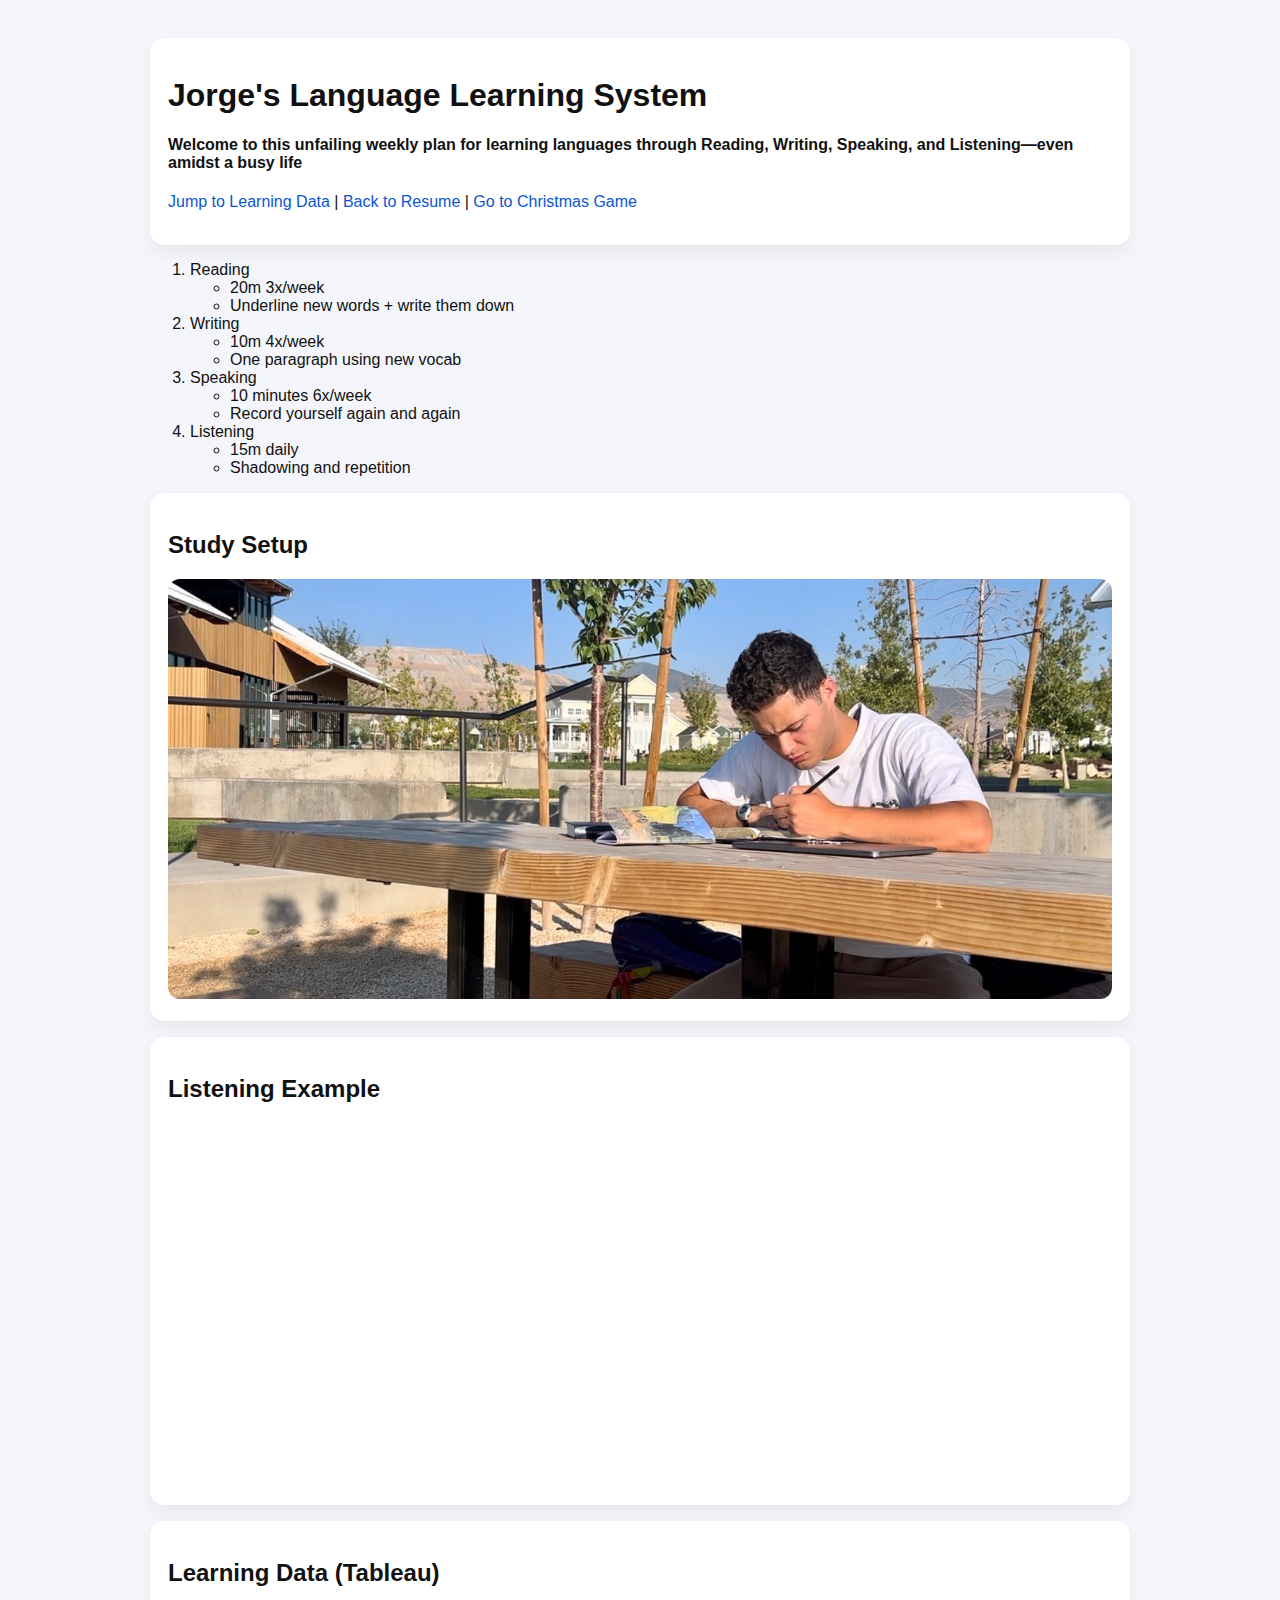
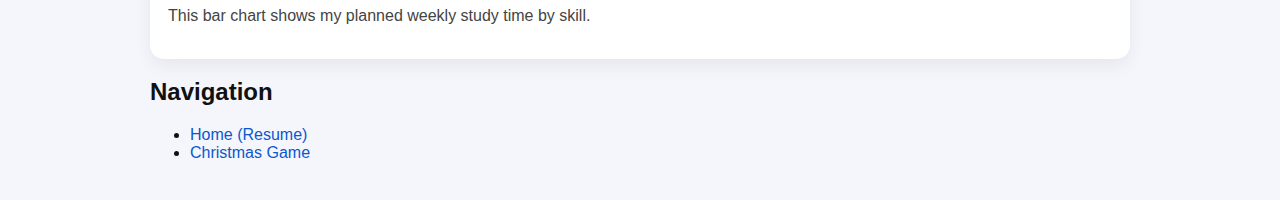
<file: scratch/scratch.html>
<!DOCTYPE html>
<html lang="en">
<head>
  <meta charset="UTF-8">
  <title>Scratch Page</title>
  <link rel="stylesheet" href="../styles/scratch.css">
</head>
<body>

    <div class="wrapper">
     <div class="card">
        <h1>Jorge's Language Learning System</h1>
        <p class="muted"><h4>Welcome to this unfailing weekly plan for learning languages through Reading, Writing, Speaking, and Listening—even amidst a busy life</h4></p>
        <p>
            <a href="#tableau">Jump to Learning Data</a> |
            <a href="../index.html">Back to Resume</a> |
            <a href="alvachristmas_coqui.html">Go to Christmas Game</a>
        </p>
    </div>

    <ol>
        <li>Reading
            <ul>
                <li>20m 3x/week</li>
                <li>Underline new words + write them down</li>
            </ul>
        </li>
        <li>Writing
            <ul>
                <li>10m 4x/week</li>
                <li>One paragraph using new vocab</li>
            </ul>
        </li>
        <li>Speaking
            <ul>
                <li>10 minutes 6x/week</li>
                <li>Record yourself again and again</li>
            </ul>
        </li>
        <li>Listening
            <ul>
                <li>15m daily</li>
                <li>Shadowing and repetition</li>
            </ul>
        </li>
    </ol>

<div class="card">
    <h2>Study Setup</h2>
    <img src="../images/study.jpg" alt="Study setup" class="hero-img" />

</div>

<div class="card">
    <h2>Listening Example</h2>
    <div class="video">
        <iframe width="560" height="315" src="https://www.youtube.com/embed/k52RX0dNSGs?si=TOGlg2loJh569WIk" title="YouTube video player" frameborder="0" allow="accelerometer; autoplay; clipboard-write; encrypted-media; gyroscope; picture-in-picture; web-share" referrerpolicy="strict-origin-when-cross-origin" allowfullscreen></iframe>
    </div>
</div>

<div class="card">
    <h2 id="tableau">Learning Data (Tableau)</h2>
    <p class="muted">This bar chart shows my planned weekly study time by skill.</p>
        <div class='tableauPlaceholder' id='viz1765805409275' style='position: relative'><noscript><a href='#'><img alt='&lt;Weekly Time Spent on Language Skills&gt; ' src='https:&#47;&#47;public.tableau.com&#47;static&#47;images&#47;la&#47;langstudy&#47;Sheet1&#47;1_rss.png' style='border: none' /></a></noscript><object class='tableauViz'  style='display:none;'><param name='host_url' value='https%3A%2F%2Fpublic.tableau.com%2F' /> <param name='embed_code_version' value='3' /> <param name='site_root' value='' /><param name='name' value='langstudy&#47;Sheet1' /><param name='tabs' value='no' /><param name='toolbar' value='yes' /><param name='static_image' value='https:&#47;&#47;public.tableau.com&#47;static&#47;images&#47;la&#47;langstudy&#47;Sheet1&#47;1.png' /> <param name='animate_transition' value='yes' /><param name='display_static_image' value='yes' /><param name='display_spinner' value='yes' /><param name='display_overlay' value='yes' /><param name='display_count' value='yes' /><param name='language' value='en-US' /><param name='filter' value='publish=yes' /></object></div>                <script type='text/javascript'>                    var divElement = document.getElementById('viz1765805409275');                    var vizElement = divElement.getElementsByTagName('object')[0];                    vizElement.style.width='100%';vizElement.style.height=(divElement.offsetWidth*0.75)+'px';                    var scriptElement = document.createElement('script'); 
     scriptElement.src = 'https://public.tableau.com/javascripts/api/viz_v1.js';                    vizElement.parentNode.insertBefore(scriptElement, vizElement);
     </script>
</div>

    <h2>Navigation</h2>
    <ul>
        <li><a href="../index.html">Home (Resume)</a></li>
        <li><a href="alvachristmas_coqui.html">Christmas Game</a> </li>
    </ul>
    </div>
</div>
</body>
</html>
</file>
<file: styles/styles.css>
:root{
  --bg: #0b1020;
  --surface: rgba(255,255,255,0.06);
  --surface-2: rgba(255,255,255,0.08);
  --border: rgba(255,255,255,0.12);

  --text: rgba(255,255,255,0.92);
  --muted: rgba(255,255,255,0.72);

  --blue: #2b5cff;
  --red: #ff3b4f;
  --white: #ffffff;

  --shadow: 0 20px 45px rgba(0,0,0,0.35);
}

*{ box-sizing: border-box; }

html, body{
  margin: 0;
  padding: 0;
  font-family: ui-sans-serif, system-ui, -apple-system, Segoe UI, Roboto, Helvetica, Arial, "Apple Color Emoji","Segoe UI Emoji";
  background:
    radial-gradient(900px 500px at 15% 10%, rgba(43,92,255,0.22), transparent 60%),
    radial-gradient(900px 500px at 80% 20%, rgba(255,59,79,0.16), transparent 60%),
    radial-gradient(1200px 700px at 50% 110%, rgba(255,255,255,0.06), transparent 60%),
    var(--bg);
  color: var(--text);
}

a{ color: inherit; text-decoration: none; }
a:hover{ text-decoration: underline; }

.container{
  width: min(1100px, calc(100% - 40px));
  margin: 0 auto;
}

.topbar{
  position: sticky;
  top: 0;
  z-index: 10;
  backdrop-filter: blur(12px);
  background: rgba(11,16,32,0.72);
  border-bottom: 1px solid var(--border);
}

.topbar-inner{
  display: flex;
  align-items: center;
  justify-content: space-between;
  padding: 14px 0;
  gap: 16px;
}

.brand{
  display: inline-flex;
  align-items: center;
  gap: 10px;
  font-weight: 700;
  letter-spacing: 0.2px;
}

.brand-mark{
  width: 14px;
  height: 14px;
  border-radius: 6px;
  background:
    linear-gradient(135deg, rgba(43,92,255,0.95), rgba(255,255,255,0.14));
  box-shadow: 0 0 0 4px rgba(43,92,255,0.14);
}

.brand-text{ opacity: 0.95; }

.nav{
  display: flex;
  flex-wrap: wrap;
  align-items: center;
  gap: 12px;
  font-size: 14px;
}

.nav a{
  opacity: 0.86;
  padding: 8px 10px;
  border-radius: 10px;
}

.nav a:hover{ opacity: 1; text-decoration: none; background: rgba(255,255,255,0.06); }

.nav-pill{
  border: 1px solid rgba(43,92,255,0.35);
  background: rgba(43,92,255,0.12);
}

.nav-pill-red{
  border: 1px solid rgba(255,59,79,0.35);
  background: rgba(255,59,79,0.10);
}

.hero{
  padding: 56px 0 18px;
}

.hero-grid{
  display: grid;
  grid-template-columns: 1.2fr 0.8fr;
  gap: 22px;
  align-items: start;
}

.kicker{
  display: inline-block;
  font-size: 13px;
  letter-spacing: 0.16em;
  text-transform: uppercase;
  color: var(--muted);
  border-left: 3px solid rgba(43,92,255,0.7);
  padding-left: 10px;
  margin: 0 0 14px;
}

.hero-title{
  font-size: clamp(30px, 4vw, 44px);
  line-height: 1.12;
  margin: 0 0 12px;
}

.hero-sub{
  color: var(--muted);
  line-height: 1.65;
  margin: 0 0 18px;
}

.hero-cta{
  display: flex;
  gap: 12px;
  flex-wrap: wrap;
  margin-bottom: 14px;
}

.btn{
  display: inline-flex;
  align-items: center;
  justify-content: center;
  padding: 10px 14px;
  border-radius: 12px;
  border: 1px solid rgba(255,255,255,0.14);
  background: rgba(255,255,255,0.08);
  box-shadow: 0 10px 25px rgba(0,0,0,0.25);
  font-weight: 600;
}

.btn:hover{
  text-decoration: none;
  background: rgba(255,255,255,0.11);
}

.btn-ghost{
  background: transparent;
}

.hero-badges{
  display: flex;
  gap: 10px;
  flex-wrap: wrap;
}

.badge{
  font-size: 13px;
  color: rgba(255,255,255,0.86);
  border: 1px solid rgba(255,255,255,0.14);
  background: rgba(255,255,255,0.06);
  padding: 8px 10px;
  border-radius: 999px;
}

.profile-card{
  border: 1px solid var(--border);
  background: linear-gradient(180deg, rgba(255,255,255,0.08), rgba(255,255,255,0.05));
  border-radius: 18px;
  overflow: hidden;
  box-shadow: var(--shadow);
}

.profile-media{
  position: relative;
  padding: 16px;
  background:
    radial-gradient(240px 160px at 20% 20%, rgba(43,92,255,0.28), transparent 60%),
    radial-gradient(240px 160px at 80% 30%, rgba(255,59,79,0.18), transparent 60%),
    rgba(255,255,255,0.04);
  border-bottom: 1px solid var(--border);
}

.profile-photo{
  width: 100%;
  height: 240px;
  object-fit: cover;
  border-radius: 14px;
  display: block;
}

.profile-glow{
  position: absolute;
  inset: 0;
  pointer-events: none;
  background: radial-gradient(300px 200px at 50% 20%, rgba(255,255,255,0.10), transparent 60%);
}

.profile-meta{
  padding: 14px 16px 16px;
}

.profile-name{
  margin: 0 0 4px;
  font-size: 18px;
}

.profile-role{
  margin: 0 0 10px;
  color: var(--muted);
  font-size: 14px;
}

.profile-links{
  display: flex;
  align-items: center;
  flex-wrap: wrap;
  gap: 10px;
  font-size: 14px;
}

.link{
  color: rgba(255,255,255,0.88);
  border-bottom: 1px solid rgba(255,255,255,0.22);
  padding-bottom: 2px;
}

.dot{
  width: 4px;
  height: 4px;
  border-radius: 50%;
  background: rgba(255,255,255,0.35);
}

.hero-image{
  margin-top: 14px;
  border: 1px solid var(--border);
  border-radius: 18px;
  overflow: hidden;
  background: rgba(255,255,255,0.04);
}

.hero-image img{
  width: 100%;
  height: 170px;
  object-fit: cover;
  display: block;
  filter: saturate(1.05) contrast(1.02);
}

.section{
  padding: 44px 0;
}

.section-head{
  display: flex;
  flex-direction: column;
  gap: 8px;
  margin-bottom: 16px;
}

.section h2{
  margin: 0;
  font-size: 24px;
}

.muted{
  color: var(--muted);
  margin: 0;
  line-height: 1.6;
}

.grid-2{
  display: grid;
  grid-template-columns: 1fr 1fr;
  gap: 16px;
}

.grid-3{
  display: grid;
  grid-template-columns: 1fr 1fr 1fr;
  gap: 16px;
}

.card{
  border: 1px solid var(--border);
  background: rgba(255,255,255,0.06);
  border-radius: 16px;
  padding: 16px;
  box-shadow: 0 14px 30px rgba(0,0,0,0.22);
}

.card h3{
  margin: 0 0 10px;
  font-size: 16px;
}

.bullets{
  margin: 0;
  padding-left: 18px;
  color: rgba(255,255,255,0.88);
  line-height: 1.6;
}

.timeline{
  display: grid;
  gap: 14px;
}

.role-head{
  display: flex;
  align-items: start;
  justify-content: space-between;
  gap: 14px;
}

.role-sub{
  margin: 6px 0 0;
  color: var(--muted);
  font-size: 14px;
}

.tag{
  font-size: 12px;
  padding: 8px 10px;
  border-radius: 999px;
  border: 1px solid rgba(255,255,255,0.14);
  background: rgba(255,255,255,0.06);
  color: rgba(255,255,255,0.88);
  white-space: nowrap;
}

.tag-blue{
  border-color: rgba(43,92,255,0.35);
  background: rgba(43,92,255,0.14);
}

.tag-red{
  border-color: rgba(255,59,79,0.35);
  background: rgba(255,59,79,0.12);
}

.chips{
  display: flex;
  flex-wrap: wrap;
  gap: 10px;
}

.chip{
  font-size: 13px;
  padding: 8px 10px;
  border-radius: 999px;
  border: 1px solid rgba(255,255,255,0.14);
  background: rgba(255,255,255,0.05);
}

.mini{
  margin-top: 14px;
  border-top: 1px solid var(--border);
  padding-top: 12px;
  display: grid;
  gap: 10px;
}

.mini-row{
  display: flex;
  align-items: center;
  justify-content: space-between;
  gap: 12px;
}

.mini-k{
  color: rgba(255,255,255,0.62);
  font-size: 13px;
}

.mini-v{
  color: rgba(255,255,255,0.92);
  font-size: 13px;
}

.gallery{
  margin-top: 16px;
  display: grid;
  grid-template-columns: 1fr 1fr;
  gap: 16px;
}

.gallery-card{
  border: 1px solid var(--border);
  border-radius: 16px;
  overflow: hidden;
  background: rgba(255,255,255,0.06);
  box-shadow: 0 14px 30px rgba(0,0,0,0.22);
}

.gallery-card img{
  width: 100%;
  height: 220px;
  object-fit: cover;
  display: block;
}

.gallery-cap{
  padding: 12px 14px;
  border-top: 1px solid var(--border);
}

.cap-title{
  display: block;
  font-weight: 700;
  margin-bottom: 4px;
}

.cap-sub{
  display: block;
  color: var(--muted);
  font-size: 14px;
  line-height: 1.45;
}

.gallery-placeholder{
  padding: 16px;
  min-height: 260px;
  display: grid;
  align-content: center;
  gap: 8px;
}

.footer{
  border-top: 1px solid var(--border);
  padding: 18px 0;
  background: rgba(0,0,0,0.20);
}

.footer-inner{
  display: flex;
  justify-content: space-between;
  gap: 12px;
  flex-wrap: wrap;
}

/* Responsive */
@media (max-width: 980px){
  .hero-grid{ grid-template-columns: 1fr; }
  .grid-2{ grid-template-columns: 1fr; }
  .grid-3{ grid-template-columns: 1fr; }
  .gallery{ grid-template-columns: 1fr; }
  .topbar-inner{ align-items: start; flex-direction: column; }
}
</file>
<file: styles/scratch.css>
body {
  font-family: Arial, Helvetica, sans-serif;
  color: #111;
  background: #f4f6fb;
  margin: 0;
}

.wrapper {
  max-width: 980px;
  margin: 0 auto;
  padding: 22px;
}

.card {
  background: #fff;
  border-radius: 14px;
  padding: 18px;
  margin: 16px 0;
  box-shadow: 0 8px 18px rgba(0,0,0,0.06);
}

.muted {
  color: #444;
}

.hero-img {
  width: 100%;
  max-height: 420px;
  object-fit: cover;
  border-radius: 12px;
}

a {
  color: #0b57d0;
  text-decoration: none;
}

a:hover {
  text-decoration: underline;
}

.video iframe {
  width: 100%;
  height: 360px;
  border: 0;
  border-radius: 12px;
}
</file>
